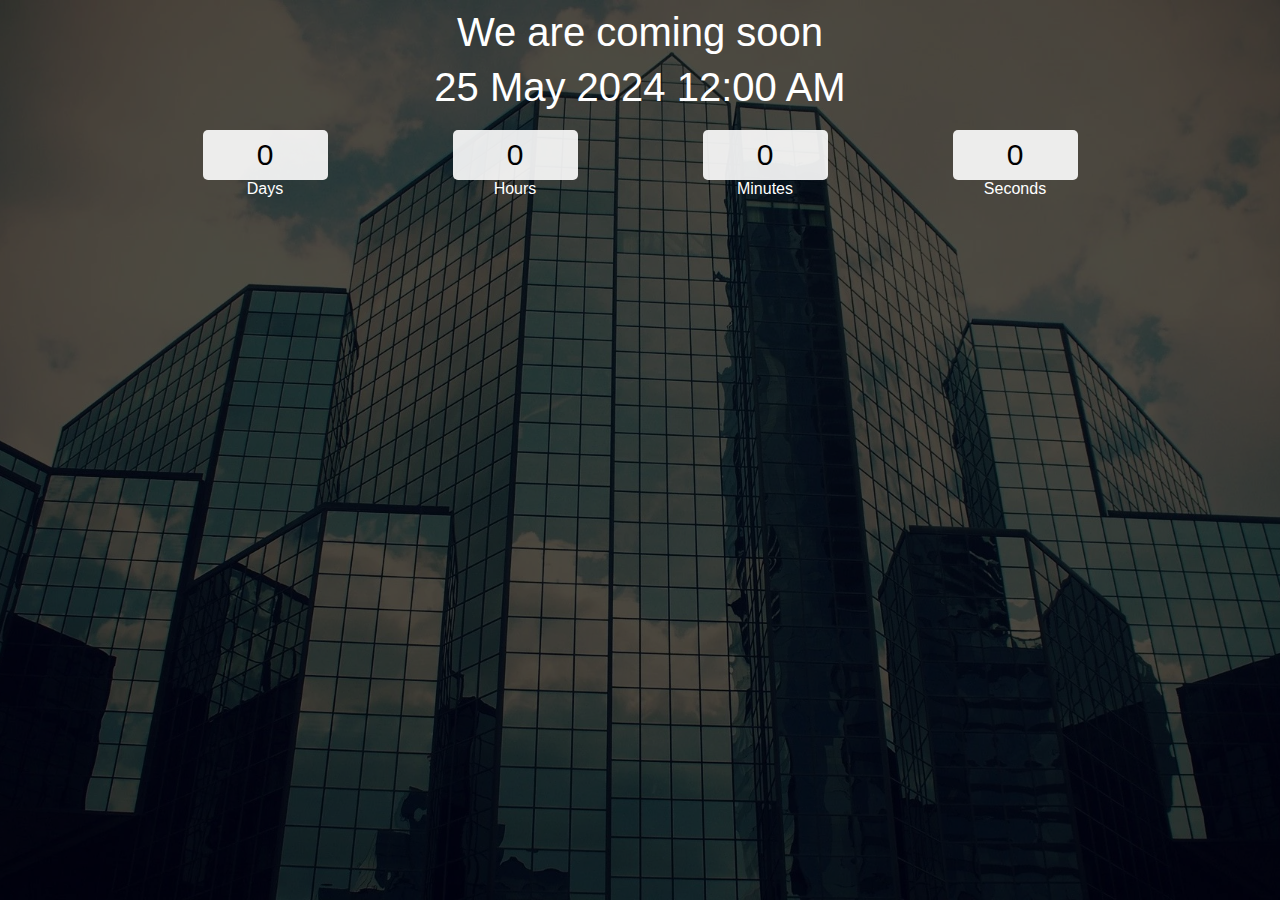
<file: 01Countdown/index.html>
<!DOCTYPE html>
<html lang="en">
<head>
    <meta charset="UTF-8">
    <meta name="viewport" content=" initial-scale=1.0">
    <title>Document</title>
    <link rel="stylesheet" href="style.css">
</head>
<body>
    <div class="main">
        <div class="overlay">
            <div class="title">We are coming soon</div>
            <div class="title" id="end-date">20 March 2022 10:00 PM</div>
            <div class="col">
                <div>
                    <input type="text" readonly value="0">
                    <br/>
                    <label for="">Days</label>
                </div>
                <div>
                    <input type="text" readonly value="0">
                    <br/>
                    <label for="">Hours</label>
                </div>
                <div>
                    <input type="text" readonly value="0">
                    <br/>
                    <label for="">Minutes</label>
                </div>
                <div>
                    <input type="text" readonly value="0">
                    <br/>
                    <label for="">Seconds</label>
                </div>
            </div>
        </div>
    </div>
    <script src="script.js"></script>
</body>
</html>
</file>
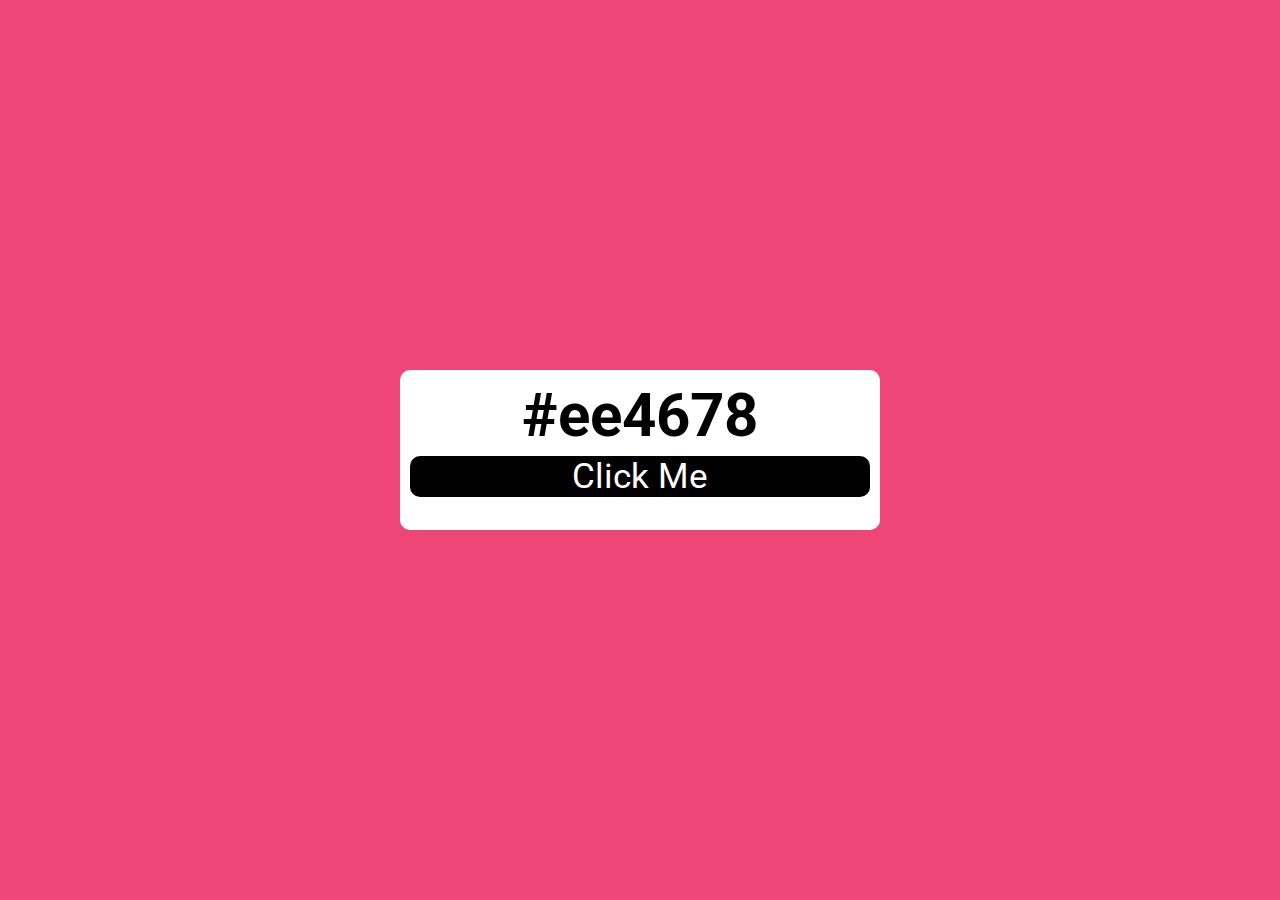
<file: 02RandomColorGenerator/index.html>
<!DOCTYPE html>
<html lang="en">

<head>
    <meta charset="UTF-8">
    <meta http-equiv="X-UA-Compatible" content="IE=edge">
    <meta name="viewport" content="width=device-width, initial-scale=1.0">
    <title>Document</title>
    <link rel="stylesheet" href="style.css" />
</head>

<body>
    <div class="main">
        <div class="container">
            <h2 id="color-code">#fff</h2>
            <button id="btn">Click Me</button>
        </div>
    </div>
    <script src="script.js"></script>
</body>

</html>
</file>
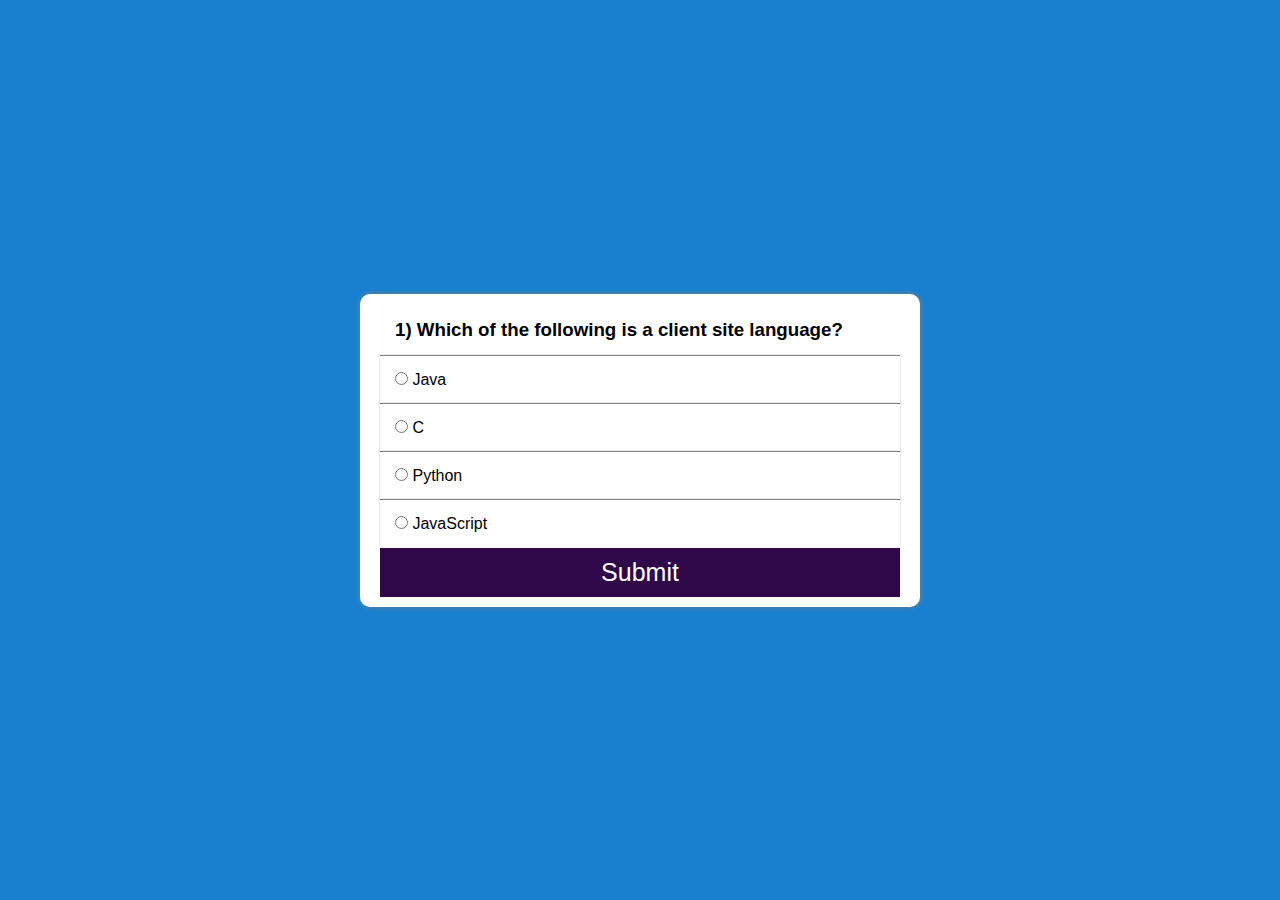
<file: 03QuizApp/index.html>
<!DOCTYPE html>
<html lang="en">

<head>
    <meta charset="UTF-8">
    <meta http-equiv="X-UA-Compatible" content="IE=edge">
    <meta name="viewport" content="width=device-width, initial-scale=1.0">
    <title>Document</title>
    <link rel="stylesheet" href="style.css" />
</head>

<body>
    <section class="main">

        <div class="container" id="mainbox">
            <div class="col">
                <h3 id="quesBox"> 1) Lorem ipsum dolor sit amet, consectetur adipisicing elit Debitis?
                </h3>
                
            </div>
            <div class="col box">
                <input name="option" class="options" type="radio" id="first" value="a" required>
                <label for="first">Testing 1</label>
            </div>
            <div class="col box">
                <input name="option" class="options" type="radio" id="second" value="b" required>
                <label for="second">Testing 2</label>
            </div>
            <div class="col box">
                <input name="option" class="options" type="radio" id="third" value="c" required>
                <label for="third">Testing 3</label>
            </div>
            <div class="col box">
                <input name="option" class="options" type="radio" id="fourth" value="d" required>
                <label for="fourth">Testing 4</label>
            </div>
            <button id="submit" onclick="submitQuiz()">Submit</button>
        </div>

    </section>
    <script src="script.js"></script>
</body>

</html>
</file>
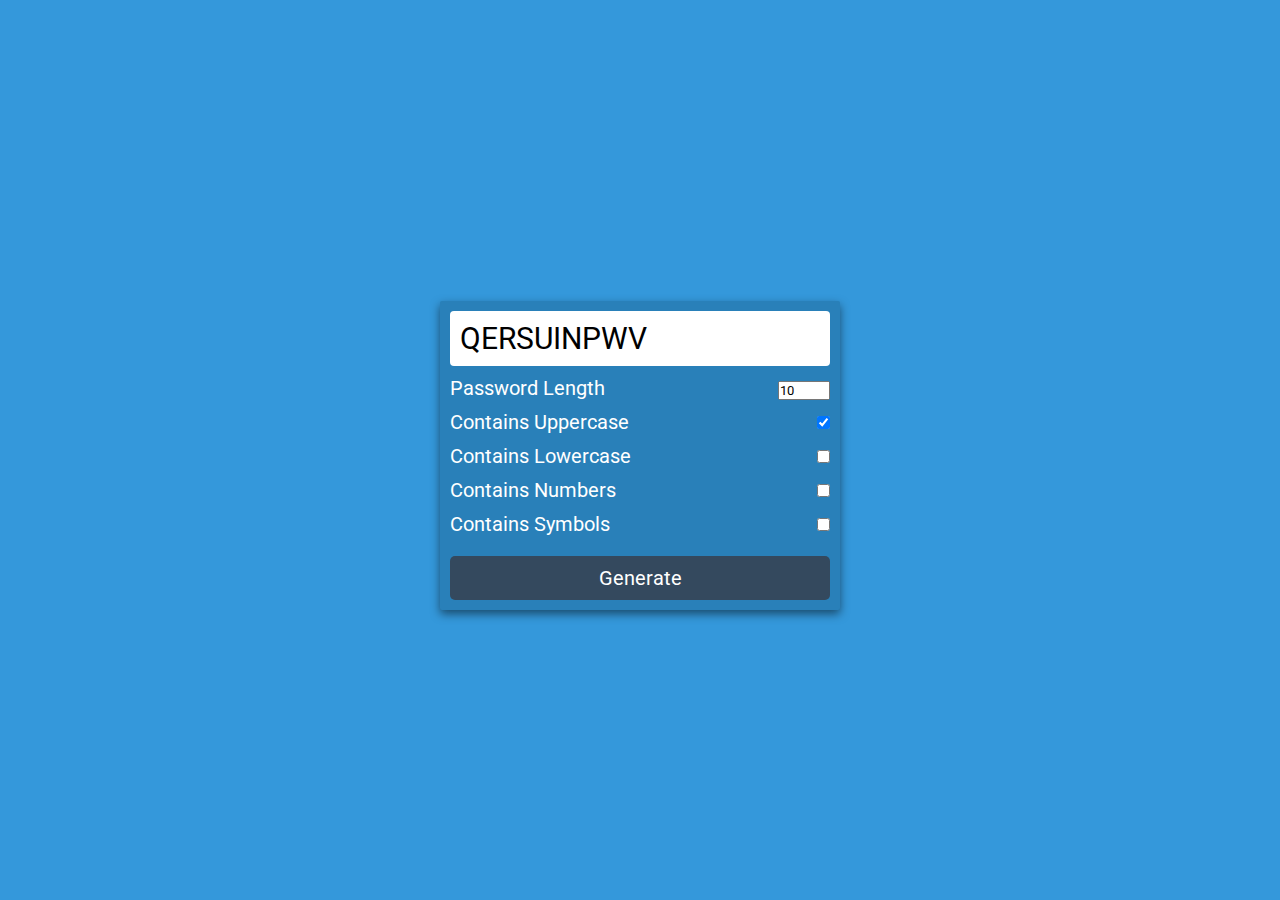
<file: 04RandomPasswordGenerator/index.html>
<!DOCTYPE html>
<html lang="en">
<head>
    <meta charset="UTF-8">
    <meta name="viewport" content="width=device-width, initial-scale=1.0">
    <title>Document</title>
    <link rel="stylesheet" href="style.css">
</head>
<body>
    <div class="main">
        <div class="box">
            <span id="pass-box">Testing</span>
            <div class="row">
                <div class="left">
                    Password Length
                </div>
                <div class="right">
                    <input type="number" name="" id="total-char" max="30" min="2" value="10" />
                </div>
            </div>
            <div class="row">
                <label for="upper-case">
                    <div class="left">
                       Contains Uppercase
                    </div>
                </label>
                <div class="right">
                    <input type="checkbox" name="" id="upper-case" checked/>
                </div>
            </div>
            <div class="row">
                <label for="lower-case">
                    <div class="left">
                      Contains Lowercase
                    </div>
                </label>
                <div class="right">
                    <input type="checkbox" name="" id="lower-case" />
                </div>
            </div>
            <div class="row">
                <label for="numbers">
                    <div class="left">
                    Contains Numbers
                    </div>
                </label>
                <div class="right">
                    <input type="checkbox" name="" id="numbers" />
                </div>
            </div>
            <div class="row">
                <label for="symbols">
                    <div class="left">
                    Contains Symbols
                    </div>
                </label>
                <div class="right">
                    <input type="checkbox" name="" id="symbols" />
                </div>
            </div>
            <div class="row">
                <button id="btn">
                    Generate
                </button>
            </div>
        </div>
    </div>
    <script src="script.js"></script>
</body>
</html>
</file>
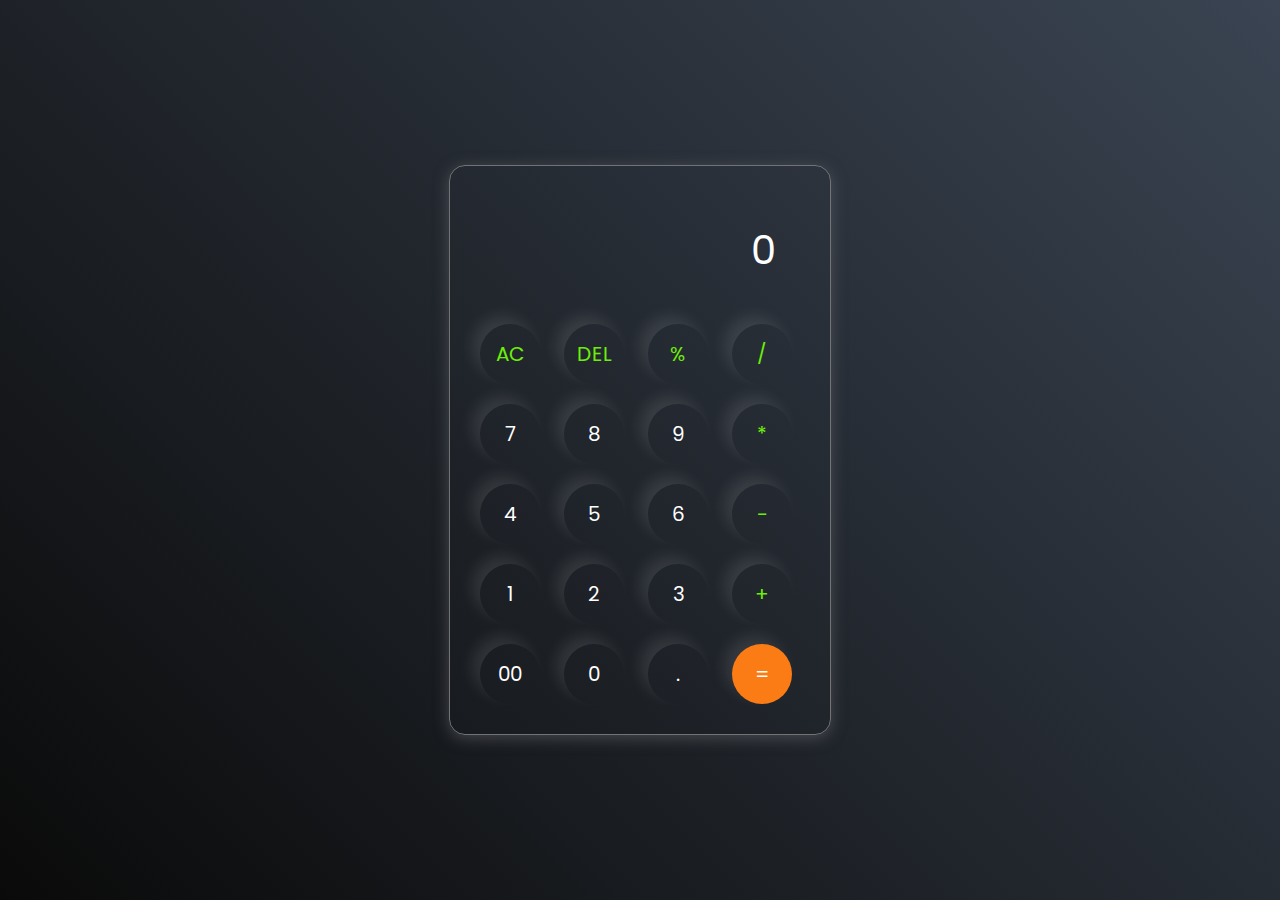
<file: 05Calculator/index.html>
<!DOCTYPE html>
<html lang="en">
<head>
    <meta charset="UTF-8">
    <meta name="viewport" content="width=device-width, initial-scale=1.0">
    <title>Calculator</title>
    <link rel="stylesheet" href="style.css">
</head>
<body>
    <div class="container">
        <div class="calculator">
          <input type="text" id="inputBox" placeholder="0" />
          <div>
            <button class="button operator">AC</button>
            <button class="button operator">DEL</button>
            <button class="button operator">%</button>
            <button class="button operator">/</button>
          </div>
          <div>
            <button class="button">7</button>
            <button class="button">8</button>
            <button class="button">9</button>
            <button class="button operator">*</button>
          </div>
          <div>
            <button class="button">4</button>
            <button class="button">5</button>
            <button class="button">6</button>
            <button class="button operator">-</button>
          </div>
          <div>
            <button class="button">1</button>
            <button class="button">2</button>
            <button class="button">3</button>
            <button class="button operator">+</button>
          </div>
  
          <div>
            <button class="button">00</button>
            <button class="button">0</button>
            <button class="button">.</button>
            <button class="button equalBtn">=</button>
          </div>
        </div>
      </div>
  
    <script src="script.js"></script>
</body>
</html>
</file>
<file: 01Countdown/style.css>
* {
  padding: 0;
  margin: 0;
  box-sizing: border-box;
  font-family: "Poppins", sans-serif;
}

@import url("https://fonts.googleapis.com/css2?family=Poppins:wght@100&display=swap");
.main {
  width: 100%;
  height: 100vh;
  background: url("images/1802071.webp") center center;
  background-size: cover;
}

.overlay {
  width: 100%;
  height: 100%;
  display: flex;
  align-items: center;
  flex-direction: column;
  background-color: rgba(0, 0, 0, 0.7);
}

.title {
  margin-top: 10px;
  color: white;
  text-align: center;
  font-size: 2.5rem;
}

.col {
  margin-top: 20px;
  width: 90%;
  display: flex;
  justify-content: center;
  color: white;
}

.col div {
  width: 250px;
  text-align: center;
}

input {
  width: 50%;
  background-color: rgba(255, 255, 255, 0.9);
  border-color: transparent;
  border-radius: 5px;
  height: 50px;
  text-align: center;
  font-size: 30px;
}
</file>
<file: 02RandomColorGenerator/style.css>
@import url("https://fonts.googleapis.com/css2?family=Roboto:wght@100&display=swap");
* {
  padding: 0;
  margin: 0;
  box-sizing: border-box;
  font-family: "Roboto", sans-serif;
}

body {
  transition: 0.5s;
}

.main {
  width: 100%;
  height: 100vh;
  display: flex;
  justify-content: center;
  align-items: center;
}

.container {
  width: 30rem;
  padding: 10px;
  border-radius: 10px;
  font-size: 40px;
  background-color: white;
  text-align: center;
  height: 10rem;
}

button {
  margin-top: 5px;
  width: 100%;
  background-color: black;
  color: white;
  border: none;
  border-radius: 10px;
  display: block;
  font-size: 35px;
  cursor: pointer;
}
</file>
<file: 03QuizApp/style.css>
@import url("https://fonts.googleapis.com/css2?family=Inter:wght@300&display=swap");
* {
  padding: 0;
  margin: 0;
  box-sizing: border-box;
  /* font-family: "Poppins", sans-serif; */
  font-family: "Montserrat", sans-serif;
}

.main {
  width: 100%;
  height: 100vh;
  display: flex;
  justify-content: center;
  align-items: center;
  background-color: rgb(24, 128, 207);
}

.container {
  width: 35rem;
  box-shadow: 0px 0px 5px grey;
  display: flex;
  background-color: white;
  border-radius: 10px;
  overflow: hidden;
  flex-direction: column;
}

.col {
  text-align: justify;
  padding: 15px;
  width: 95%;
}

#submit {
  width: 100%;
  background-color: rgb(47, 8, 73);
  transition: 0.5s;
  color: white;
  outline: none;
  border: none;
  font-size: 25px;
  display: block;
  padding: 10px;
  cursor: pointer;
}

#submit:hover {
  background-color: rgb(34, 6, 53);
}
#mainbox {
  padding: 10px 20px;
  text-align: center;
}
.box {
  box-shadow: 0px -1px 1px grey;
  width: 100%;
  flex-direction: column;
}
</file>
<file: 04RandomPasswordGenerator/style.css>
@import url("https://fonts.googleapis.com/css2?family=Roboto:wght@300&display=swap");
* {
  padding: 0;
  margin: 0;
  box-sizing: border-box;
  font-family: "Roboto", sans-serif;
}

input:focus-visible {
  outline: 0;
}

.main {
  background-color: #3498db;
  min-height: 100vh;
  display: flex;
  justify-content: center;
  align-items: center;
}

.box {
  min-width: 400px;
  padding: 10px;
  box-shadow: 0 4px 10px rgb(0 0 0 / 50%);
  background: #2980b9;
  border-radius: 2px;
  margin-top: 10px;
}

#pass-box {
  width: 100%;
  display: block;
  background-color: white;
  font-size: 30px;
  padding: 10px;
  border-radius: 4px;
}

.row {
  width: 100%;
  display: flex;
  margin-top: 10px;
  justify-content: space-between;
  color: white;
  font-size: 20px;
}

label {
  user-select: none;
}

#btn {
  width: 100%;
  font-size: 20px;
  outline: 0;
  border: 0;
  padding: 10px;
  background-color: #34495e;
  color: white;
  margin-top: 10px;
  border-radius: 5px;
  cursor: pointer;
}
</file>
<file: 05Calculator/style.css>
@import url("https://fonts.googleapis.com/css2?family=Poppins:wght@500&display=swap");

* {
  margin: 0;
  padding: 0;
  box-sizing: border-box;
  font-family: "Poppins", sans-serif;
}

body {
  width: 100%;
  height: 100vh;
  display: flex;
  justify-content: center;
  align-items: center;
  background: linear-gradient(45deg, #0a0a0a, #3a4452);
}

.calculator {
  border: 1px solid #717377;
  padding: 20px;
  border-radius: 16px;
  background: transparent;
  box-shadow: 0px 3px 15px rgba(113, 115, 119, 0.5);
}

input {
  width: 320px;
  border: none;
  padding: 24px;
  margin: 10px;
  background: transparent;
  box-shadow: 0px 3px 15px rgbs(84, 84, 84, 0.1);
  font-size: 40px;
  text-align: right;
  cursor: pointer;
  color: #ffffff;
}

input::placeholder {
  color: #ffffff;
}

button {
  border: none;
  width: 60px;
  height: 60px;
  margin: 10px;
  border-radius: 50%;
  background: transparent;
  color: #ffffff;
  font-size: 20px;
  box-shadow: -8px -8px 15px rgba(255, 255, 255, 0.1);
  cursor: pointer;
}

.equalBtn {
  background-color: #fb7c14;
}

.operator {
  color: #6dee0a;
}
</file>
